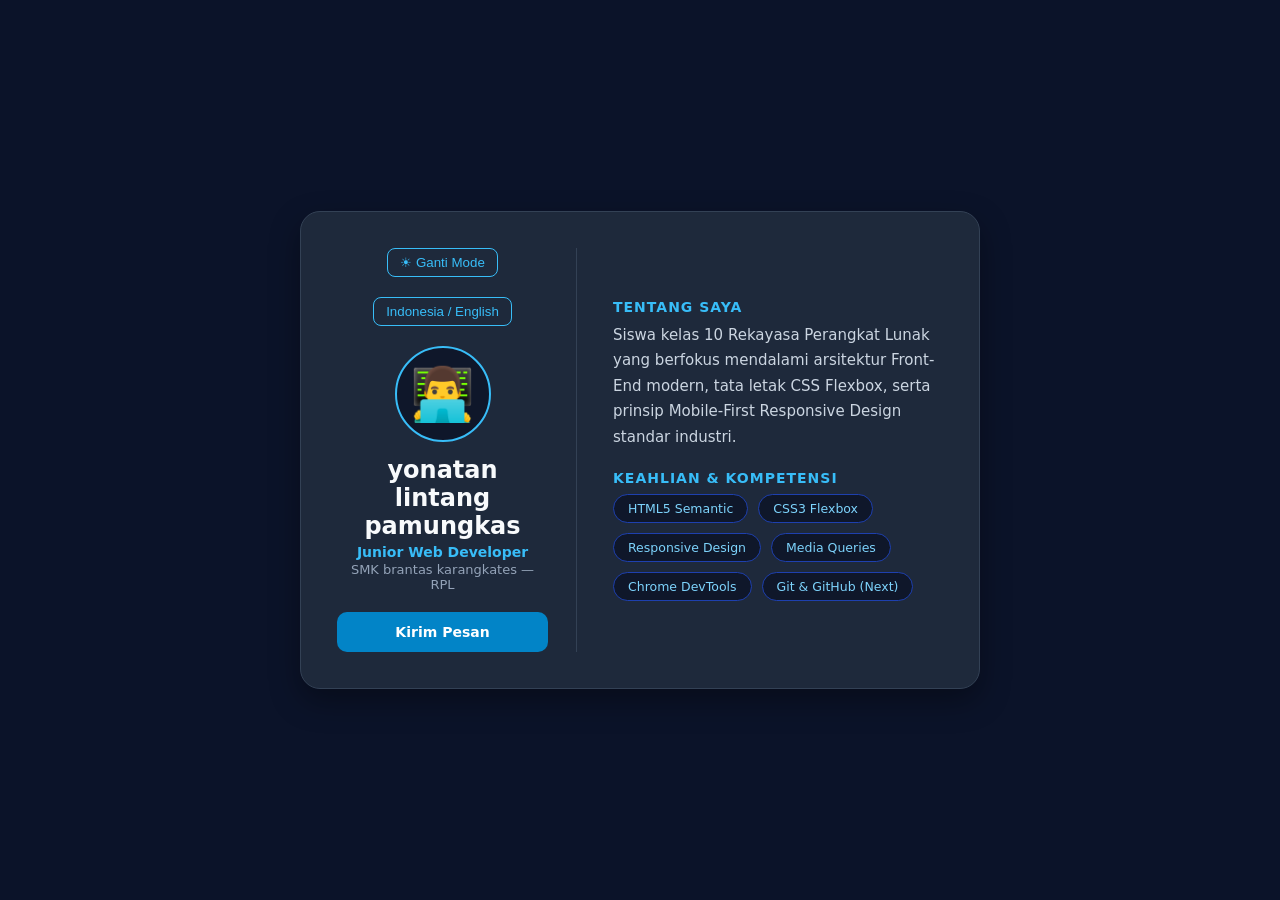
<file: index.html>
<!DOCTYPE html>
<html lang="id">

<head>
  <meta charset="UTF-8">
  <meta name="viewport" content="width=device-width, initial-scale=1.0">
  <title>Profil Digital Responsive - [Nama Siswa]</title>
  <link rel="stylesheet" href="style.css">
</head>

<body>
  <main class="page-wrapper">
    <!-- Kartu Profil Utama -->
    <article class="profile-card">
      <!-- Kolom Kiri / Header Profil -->
      <header class="card-aside">
        <button id="btnToggleTema" class="btn-tema">
          ☀ Ganti Mode
        </button>
        <button id="btnBahasa" class="btn-tema">
          Indonesia / English
        </button>
        <div class="avatar-box">
          <span class="avatar-icon"> </span> 👨‍💻
        </div>
        <h1 class="student-name">yonatan lintang pamungkas</h1>
        <p class="student-role">Junior Web Developer</p>
        <p class="student-school">SMK brantas karangkates — RPL</p>
        <a href="mailto:lintangrpl50@gmail.com" id="btnKontak" class="btn-contact">Kirim Pesan</a>
      </header>
      <!-- Kolom Kanan / Konten Detail -->
      <section class="card-content">
        <div class="bio-section">
          <h2 class="section-heading" data-Indonesia="Tentang Saya" data-English="About Me">Tentang Saya</h2>
          <p class="bio-text"
          data-Indonesia="Siswa kelas 10 Rekayasa Perangkat Lunak yang berfokus mendalami arsitektur Front-End modern, tata letak CSS Flexbox, serta prinsip Mobile-First Responsive Design standar industri."
          data-English="A 10th grade Software Engineering student focused on modern Front-End architecture, CSS Flexbox layouts, and industry-standard Mobile-First Responsive Design principles.">
            Siswa kelas 10 Rekayasa Perangkat Lunak yang berfokus mendalami
            arsitektur Front-End modern, tata letak CSS Flexbox, serta prinsip
            Mobile-First Responsive Design standar industri.
          </p>
        </div>
        <div class="skills-section">
          <h2 class="section-heading" data-Indonesia="Keahlian & Kompetensi" data-English="Skilss & Competencies">Keahlian & Kompetensi</h2>
          <div class="skill-matrix">
            <div class="skill-badge">HTML5 Semantic</div>
            <div class="skill-badge">CSS3 Flexbox</div>
            <div class="skill-badge" dataIndoesia="Responsive Design" data-English="Responsive Design">Responsive Design</div>
            <div class="skill-badge">Media Queries</div>
            <div class="skill-badge">Chrome DevTools</div>
            <div class="skill-badge" Data-Indonesia="Git & GitHub (Selanjutnya)" data-English="Git & GitHub (Next)">Git & GitHub (Next)</div>
          </div>
        </div>
      </section>
    </article>
  </main>
  <div id="modalKontak" class="modal-overlay">
    <div class="modal-box">
      <h2 data-Indonesia="Kirim Pesan" data-English="Send Message">Kirim Pesan</h2>
      <p data-Indonesia="Silahkan hubungi saya melalui email: lintangrpl50@gmail.com"
      data-English="Please contact me via email: lintangrpl50@gmail.com">Silahkan hubungi saya melalui email: lintangrpl50@gmail.com</p>
      <button id="btnTutupModal" class="btn-tutup" data-Indonesia="Tutup" data-English="Close">Tutup</button>
    </div>
  </div>
  <div id="modalkontak" class="modal-overlay">
  </div>
  <script src="interaktif.js"></script>
</body>
</html>
</file>
<file: style.css>
* {
    margin: 0;
    padding: 0;
    box-sizing: border-box;
}

body {
    font-family: 'Segoe UI', system-ui, -apple-system, sans-serif;
    background-color: #0b1329;
    /* Latar gelap modern */
    color: #e2e8f0;
    min-height: 100vh;
    display: flex;
    justify-content: center;
    align-items: center;
    padding: 16px;
}

.page-wrapper {
    width: 100%;
    max-width: 680px;
}

/* ===== 2. KARTU PROFIL (MOBILE: COLUMN) ===== */
.profile-card {
    background-color: #1e293b;
    border: 1px solid #334155;
    border-radius: 20px;
    padding: 24px;
    box-shadow: 0 12px 30px rgba(0, 0, 0, 0.35);
    display: flex;
    flex-direction: column;
    /* Bertumpuk vertikal di HP */
    gap: 24px;
}

/* ===== 3. BAGIAN ASIDE / HEADER PROFIL ===== */
.card-aside {
    display: flex;
    flex-direction: column;
    align-items: center;
    text-align: center;
    padding-bottom: 20px;
    border-bottom: 1px solid #334155;
}

.avatar-box {
    width: 84px;
    height: 84px;
    background: #0f172a;
    border: 2px solid #38bdf8;
    border-radius: 50%;
    display: flex;
    justify-content: center;
    align-items: center;
    font-size: 46px;
    margin-bottom: 14px;
}

.student-name {
    font-size: 22px;
    color: #f8fafc;
    font-weight: 700;
}

.student-role {
    color: #38bdf8;
    font-size: 14px;
    font-weight: 600;
    margin-top: 4px;
}

.student-school {
    color: #94a3b8;
    font-size: 13px;
    margin-top: 2px;
}

.btn-contact {
    margin-top: 16px;
    display: inline-block;
    width: 100%;
    /* Tombol lebar penuh di HP */
    text-align: center;
    background-color: #0284c7;
    color: #ffffff;
    text-decoration: none;
    padding: 12px 20px;
    border-radius: 10px;
    font-weight: 600;
    font-size: 14px;
    transition: all 0.2s ease;
}

.btn-contact:hover {
    background-color: #0369a1;
    transform: translateY(-2px);
}

/* ===== 4. BAGIAN KONTEN DETAIL ===== */
.card-content {
    display: flex;
    flex-direction: column;
    gap: 20px;
}

.section-heading {
    font-size: 14px;
    color: #38bdf8;
    text-transform: uppercase;
    letter-spacing: 1px;
    margin-bottom: 8px;
    font-weight: 700;
}

.bio-text {
    font-size: 14px;
    line-height: 1.7;
    color: #cbd5e1;
}

/* Skill Matrix dengan Flex Wrap */
.skill-matrix {
    display: flex;
    flex-wrap: wrap;
    /* Otomatis turun baris jika layar sempit */
    gap: 10px;
}

.skill-badge {
    background-color: #0f172a;
    border: 1px solid #1e40af;
    color: #7dd3fc;
    padding: 6px 14px;
    border-radius: 20px;
    font-size: 12.5px;
    font-weight: 500;
    transition: border-color 0.2s ease;
}

.skill-badge:hover {
    border-color: #38bdf8;
    background-color: #1e293b;
}

/* ===== 5. MEDIA QUERIES: TABLET & DESKTOP (>= 680px) ===== */
@media screen and (min-width: 680px) {
    body {
        padding: 32px;
    }

    .profile-card {
        flex-direction: row;
        /* Berubah menjadi 2 Kolom Berdampingan */
        align-items: stretch;
        padding: 36px;
        gap: 36px;
    }

    .card-aside {
        width: 240px;
        /* Lebar tetap untuk kolom aside di desktop */
        flex-shrink: 0;
        padding-bottom: 0;
        padding-right: 28px;
        border-bottom: none;
        /* Hilangkan garis bawah */
        border-right: 1px solid #334155;
        /* Ganti dengan garis pembatas vertikal */
        justify-content: center;
    }

    .avatar-box {
        width: 96px;
        height: 96px;
        font-size: 52px;
    }

    .student-name {
        font-size: 24px;
    }

    .btn-contact {
        width: 100%;
        margin-top: 20px;
    }

    .card-content {
        flex: 1;
        /* Mengisi sisa ruang kosong di sebelah kanan */
        justify-content: center;
    }

    .bio-text {
        font-size: 15px;
    }
}

.btn-tema {
    background: transparent;
    border: 1px solid #38bdf8;
    color: #38bdf8;
    padding: 6px 12px;
    border-radius: 8px;
    cursor: pointer;
    margin-bottom: 20px;
    transition: 0.3s;
}

.btn-tema:hover {
    background: #38bdf8;
    color: #0b1329
}

body.light-mode {
    background: #f8fafc;
    color: #f8fafc
}

body.light-mode .profile-card {
    background-color: #ffffff;
    border-color: #cbd5e1;
}

body.light-mode .skill-badge {
    background-color: #ffffff;
    border-color: #94a3b8;
    color: #0369a1;
}

body.light-mode .skill-badge:hover {
    border-color: #38bdf8;
    background-color: #e0f2fe;
}

body.light-mode .student-name {
    color: #38bdf8
}

body.light-mode .avatar-box {
    border-color: #38bdf8;
    background-color: #e0f2fe;
}

body.light-mode .bio-text {
    color: #38bdf8;
}
.modal-overlay {
    position: fixed;
    top: 0;
    left: 0;
    width: 100%;
    height: 100%;
    background-color: rgba(0, 0, 0, 0.7);
    display: none;
    justify-content: center;
    align-items: center;
    z-index: 1000;
}

.modal-overlay.show {
    display: flex;
}

.modal-box {
    background: #1e293b;
    padding: 30px;
    border-radius: 12px;
    text-align: center;
    width: 90%;
    max-width: 400px;
}

.btn-tutup {
    margin-top: 20px;
    background: #ef4444;
    color: white;
    border: none;
    padding: 8px 16px;
    border-radius: 6px;
    cursor: pointer;
}
</file>
